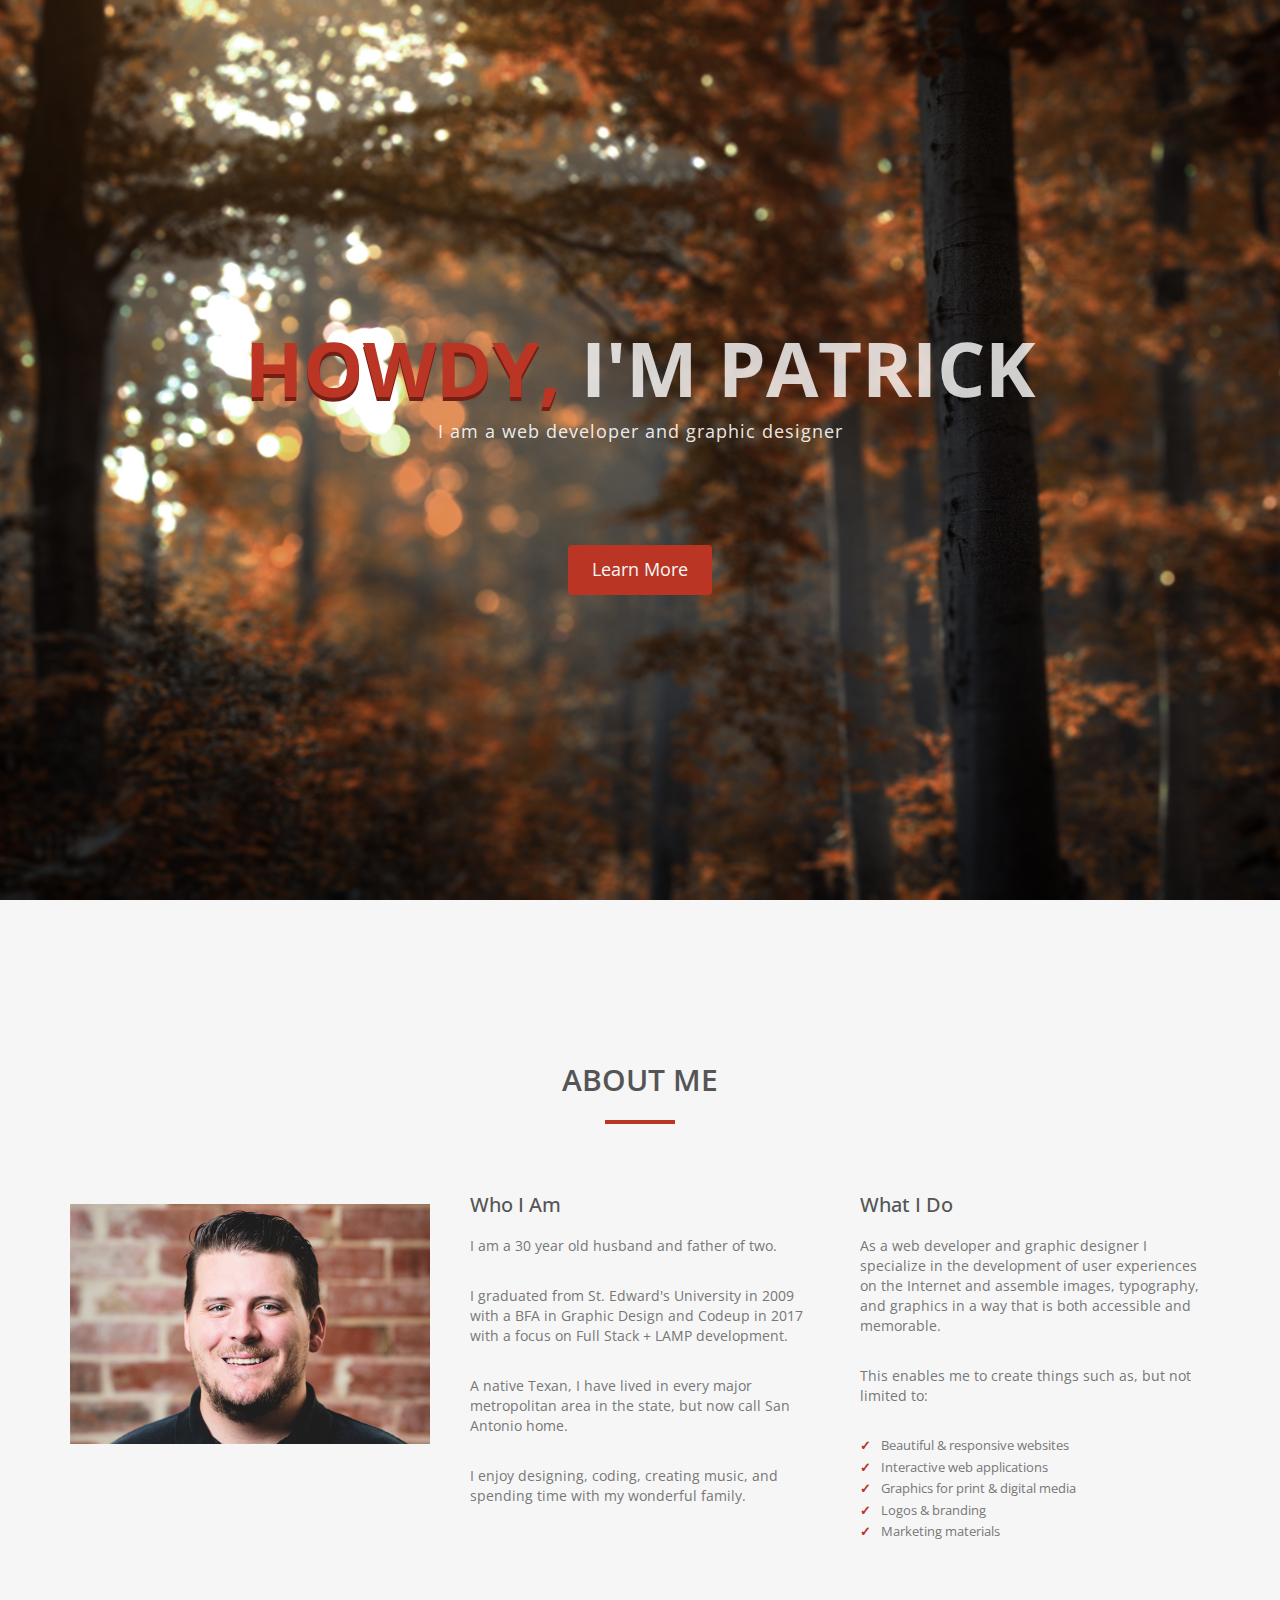
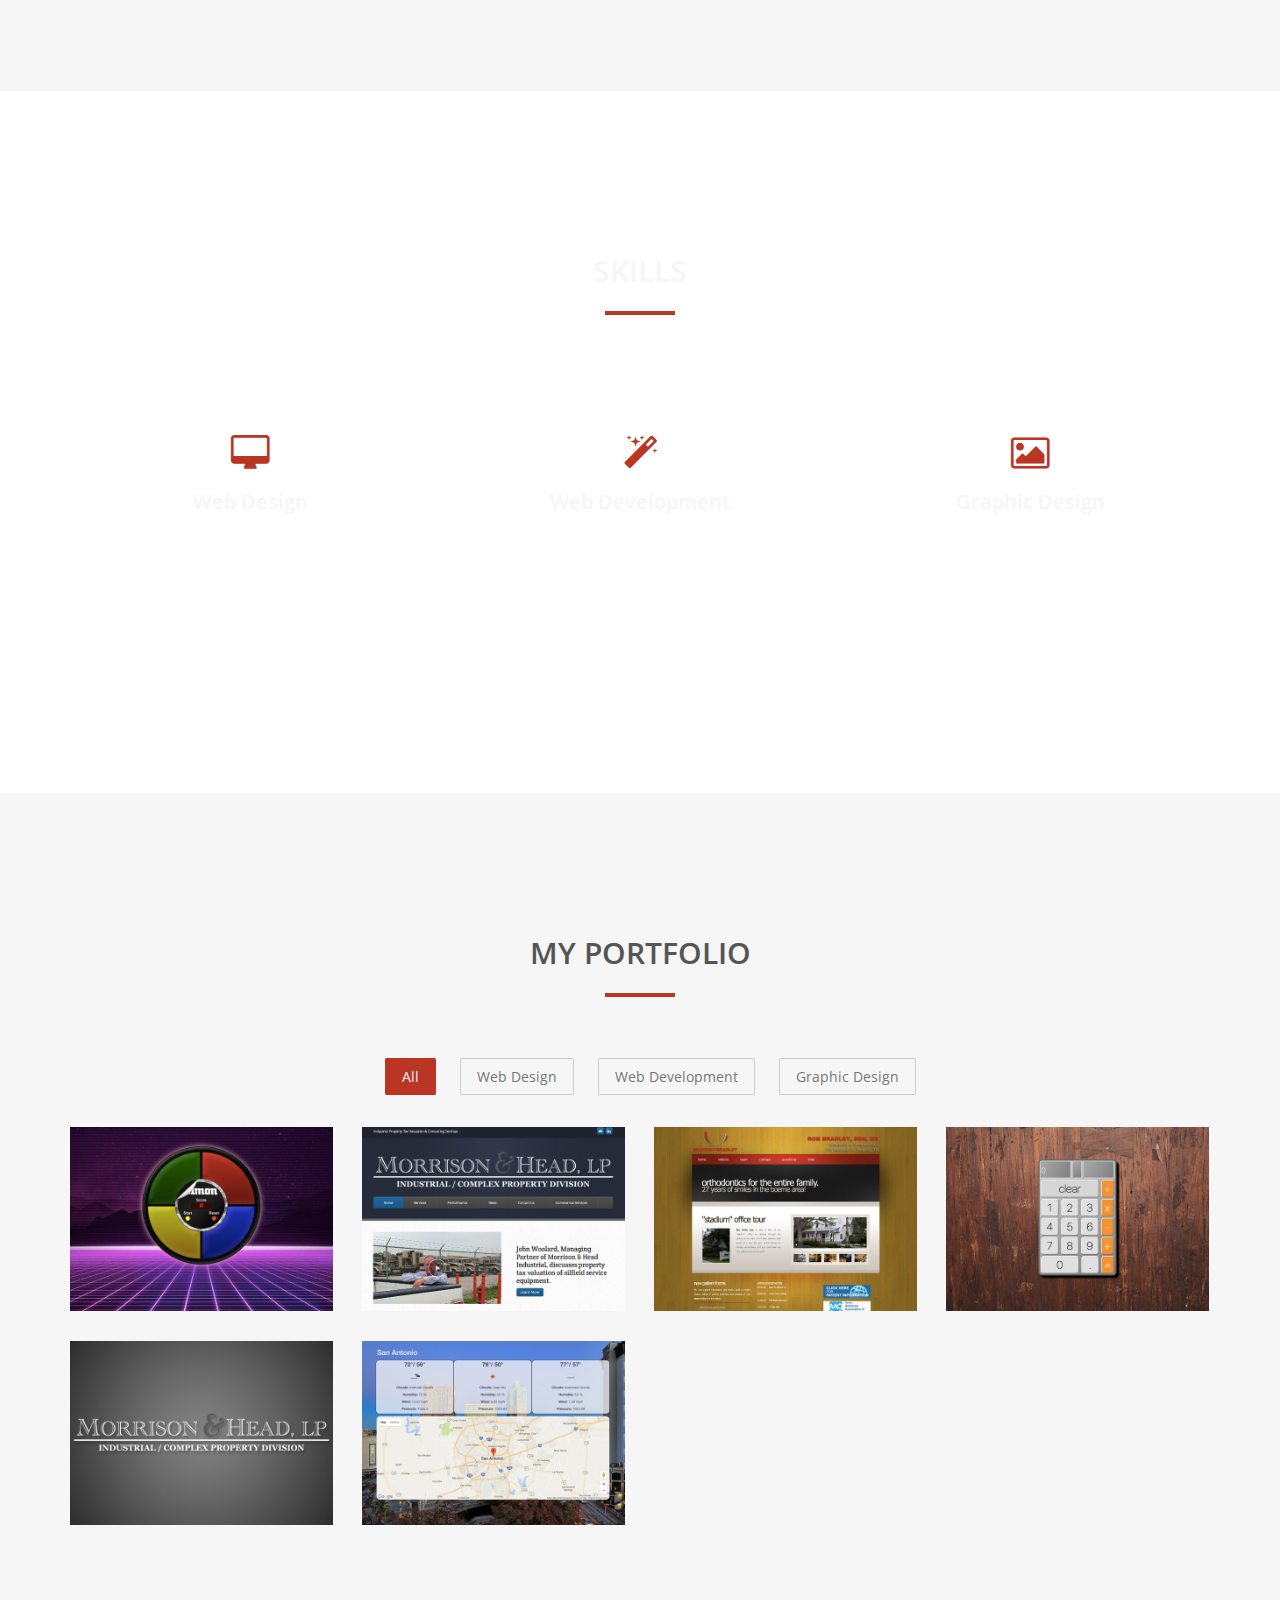
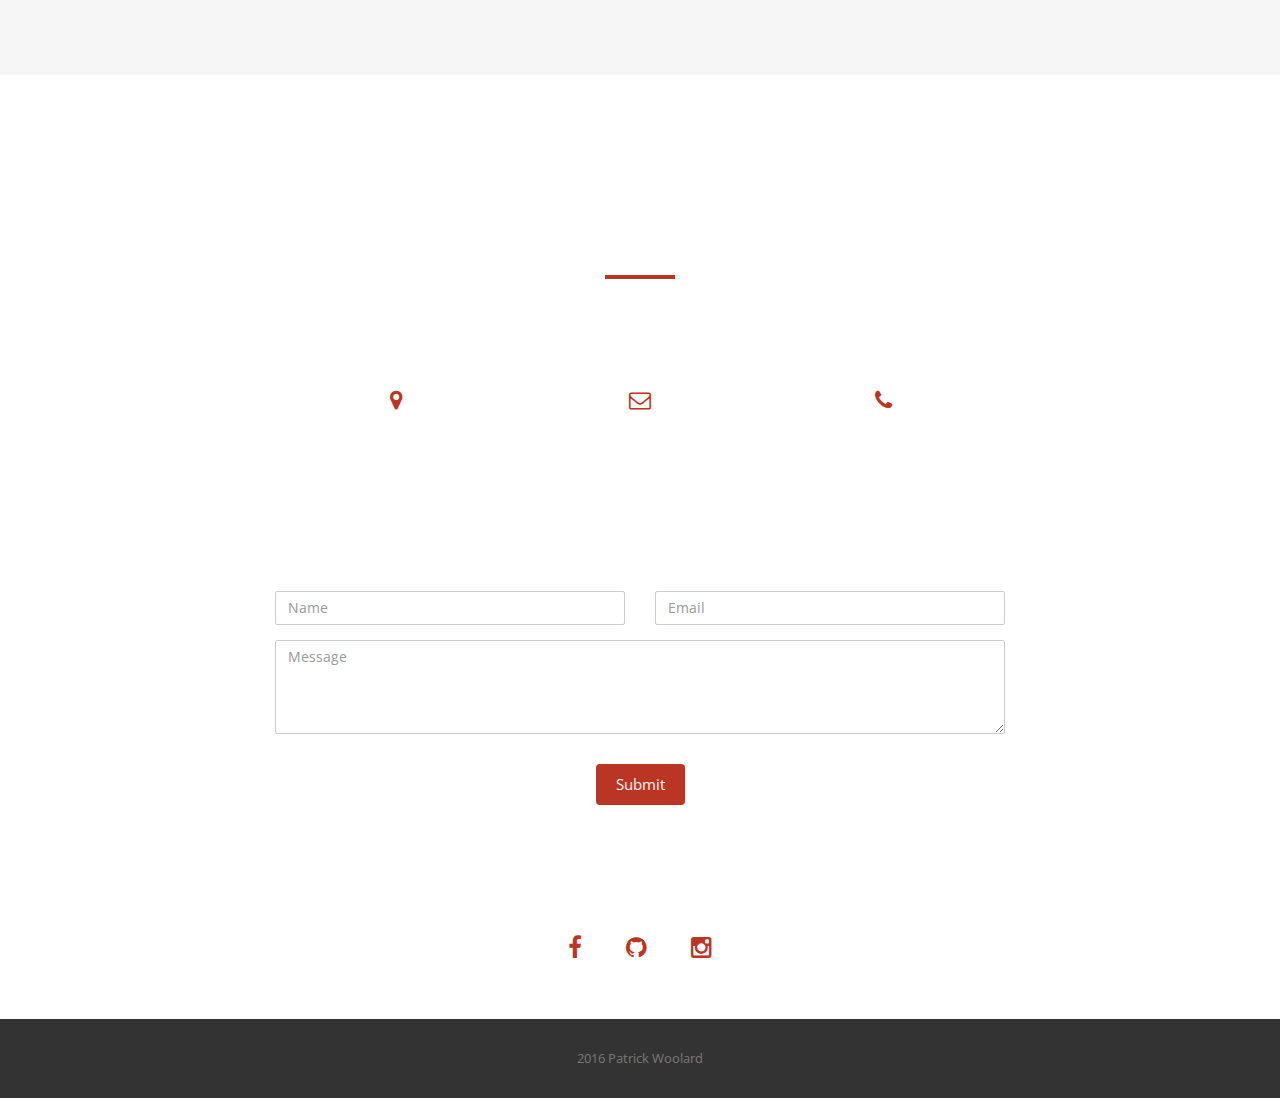
<file: index.html>
<!DOCTYPE html>
<html lang="en">
<head>
    <meta charset="utf-8">
    <meta name="viewport" content="width=device-width, initial-scale=1">
    <title>Patrick Woolard</title>
    <meta name="description" content="Personal site">
    <meta name="author" content="Patrick Woolard">

    <!-- Bootstrap -->
    <link rel="stylesheet" type="text/css"  href="css/bootstrap.css">
    <link rel="stylesheet" type="text/css" href="fonts/font-awesome/css/font-awesome.css">
    <link rel="stylesheet" type="text/css"  href="css/style.css">
    <link rel="stylesheet" type="text/css" href="css/prettyPhoto.css">
    <link href='http://fonts.googleapis.com/css?family=Open+Sans:400,700,800,600,300' rel='stylesheet' type='text/css'>

</head>
<body id="page-top" data-spy="scroll" data-target=".navbar-fixed-top">
<div id="preloader">
    <div id="status"> <img src="img/preloader.gif" height="64" width="64" alt=""> </div>
</div>
<!-- Navigation -->
<nav class="navbar navbar-custom navbar-fixed-top" role="navigation">
    <div class="container">
        <div class="navbar-header">
            <button type="button" class="navbar-toggle" data-toggle="collapse" data-target=".navbar-main-collapse"> <i class="fa fa-bars"></i> </button>
            <a class="navbar-brand page-scroll" href="#page-top"> <i class="fa fa-bolt"></i> Patrick Woolard</a> </div>

        <!-- Collect the nav links, forms, and other content for toggling -->
        <div class="collapse navbar-collapse navbar-right navbar-main-collapse">
            <ul class="nav navbar-nav">
                <!-- Hidden li included to remove active class from about link when scrolled up past about section -->
                <li class="hidden"> <a href="#page-top"></a> </li>
                <li> <a class="page-scroll" href="#about">About</a> </li>
                <li> <a class="page-scroll" href="#services">Skills</a> </li>
                <li> <a class="page-scroll" href="#works">Portfolio</a> </li>
                <li> <a class="page-scroll" href="#contact">Contact</a> </li>
            </ul>
        </div>
        <!-- /.navbar-collapse -->
    </div>
    <!-- /.container -->
</nav>

<!-- Header -->
<div id="intro">
    <div class="intro-body">
        <div class="container">
            <div class="row">
                <div class="col-md-10 col-md-offset-1">
                    <h1><span class="brand-heading">Howdy,</span> I'm Patrick</h1>
                    <p class="intro-text">I am a web developer and graphic designer</p>
                    <a href="#about" class="btn btn-default page-scroll">Learn More</a> </div>
            </div>
        </div>
    </div>
</div>
<!-- About Section -->
<div id="about">
    <div class="container">
        <div class="section-title text-center center">
            <h2>About Me</h2>
            <hr>
        </div>
        <div class="row">
            <div class="col-md-4"><img src="img/patrick.png" class="img-responsive"></div>
            <div class="col-md-4">
                <div class="about-text">
                    <h4>Who I Am</h4>
                    <p>I am a 30 year old husband and father of two.</p>
                    <p>I graduated from St. Edward's University in 2009 with a BFA in Graphic Design and Codeup in 2017 with a focus on Full Stack + LAMP development.</p>
                    <p>A native Texan, I have lived in every major metropolitan area in the state, but now call San Antonio home.</p>
                    <p>I enjoy designing, coding, creating music, and spending time with my wonderful family.</p>
                </div>
            </div>
            <div class="col-md-4">
                <div class="about-text">
                    <h4>What I Do</h4>
                    <p>As a web developer and graphic designer I specialize in the development of user experiences on the Internet and assemble images, typography, and graphics in a way that is both accessible and memorable.</p>
                    <p>This enables me to create things such as, but not limited to:</p>
                    <ul>
                        <li>Beautiful & responsive websites</li>
                        <li>Interactive web applications</li>
                        <li>Graphics for print & digital media</li>
                        <li>Logos & branding</li>
                        <li>Marketing materials </li>
                    </ul>
                </div>
            </div>
        </div>
    </div>
</div>
<div id="services" class="text-center">
    <div class="container">
        <div class="section-title center">
            <h2>Skills</h2>
            <hr>
        </div>
        <div class="space"></div>
        <div class="row">
            <div class="col-md-4 col-sm-6">
                <div class="service"> <i class="fa fa-desktop"></i>
                    <h3>Web Design</h3>
                    <p>Designing beautiful user experiences on the web with tools like HTML/CSS, Bootstrap, and Dreamweaver </p>
                </div>
            </div>
            <div class="col-md-4 col-sm-6">
                <div class="service"> <i class="fa fa-magic"></i>
                    <h3>Web Development</h3>
                    <p>Creating functional and engaging web applications using languages and libraries like Javascript, jQuery, Java, and PHP </p>
                </div>
            </div>
            <div class="col-md-4 col-sm-6">
                <div class="service"><i class="fa fa-picture-o"></i>
                    <h3>Graphic Design</h3>
                    <p>Making effective and memorable designs with software like Photoshop, Illustrator, After Effects, and Cinema 4D </p>
                </div>
            </div>
        </div>
        <div class="space"></div>
    </div>
</div>
<!-- Portfolio Section -->
<div id="works">
    <div class="container"> <!-- Container -->
        <div class="section-title text-center center">
            <h2>My Portfolio</h2>
            <hr>
            <div class="clearfix"></div>
            <p></p>
        </div>
        <div class="categories">
            <ul class="cat">
                <li>
                    <ol class="type">
                        <li><a href="#" data-filter="*" class="active">All</a></li>
                        <li><a href="#" data-filter=".design">Web Design</a></li>
                        <li><a href="#" data-filter=".development">Web Development</a></li>
                        <li><a href="#" data-filter=".graphic">Graphic Design</a></li>
                    </ol>
                </li>
            </ul>
            <div class="clearfix"></div>
        </div>
        <div class="row">
            <div class="portfolio-items">
                <div class="col-xs-6 col-sm-6 col-md-3 col-lg-3 development">
                    <div class="portfolio-item">
                        <div class="hover-bg"> <a href="img/portfolio/simon.jpg" title="&lt;a href=&quot;simon.html&quot;target=&quot;_blank&quot;&gt;Simon Says game built with Javascript, jQuery, HTML/CSS, and Bootstrap&lt;/a&gt;" rel="prettyPhoto">
                            <div class="hover-text">
                                <h4>Simple Simon</h4>
                                <p>Web Development</p>
                            </div>
                            <img src="img/portfolio/simon.jpg" class="img-responsive" alt="Simple Simon"> </a> </div>
                    </div>
                </div>
                <div class="col-xs-6 col-sm-6 col-md-3 col-lg-3 design">
                    <div class="portfolio-item">
                        <div class="hover-bg"> <a href="img/portfolio/mah.jpg" title="&lt;a href=&quot;http://www.mahindustrial.com&quot;target=&quot;_blank&quot;&gt;Early website for Morrison & Head that I designed and built using online tools&lt;/a&gt;" rel="prettyPhoto">
                            <div class="hover-text">
                                <h4>Morrison & Head Website</h4>
                                <p>Web Design</p>
                            </div>
                            <img src="img/portfolio/mah.jpg" class="img-responsive" alt="Morrison & Head"> </a> </div>
                    </div>
                </div>
                <div class="col-xs-6 col-sm-6 col-md-3 col-lg-3 design">
                    <div class="portfolio-item">
                        <div class="hover-bg"> <a href="img/portfolio/bbb.jpg" title="&lt;a href=&quot;http://www.bracesbybradley.com&quot;target=&quot;_blank&quot;&gt;Website for Braces by Bradley that I designed and built using HTML/CSS and jQuery plugins&lt;/a&gt;" rel="prettyPhoto">
                            <div class="hover-text">
                                <h4>Braces by Bradley Website</h4>
                                <p>Web Design</p>
                            </div>
                            <img src="img/portfolio/bbb.jpg" class="img-responsive" alt="Braces by Bradley"> </a> </div>
                    </div>
                </div>
                <div class="col-xs-6 col-sm-6 col-md-3 col-lg-3 development">
                    <div class="portfolio-item">
                        <div class="hover-bg"> <a href="img/portfolio/calculator.jpg" title="&lt;a href=&quot;calculator.html&quot;target=&quot;_blank&quot;&gt;Calculator built with Javascript and HTML/CSS&lt;/a&gt;" rel="prettyPhoto">
                            <div class="hover-text">
                                <h4>Calculator</h4>
                                <p>Web Development</p>
                            </div>
                            <img src="img/portfolio/calculator.jpg" class="img-responsive" alt="Calculator"> </a> </div>
                    </div>
                </div>
                <div class="col-xs-6 col-sm-6 col-md-3 col-lg-3 graphic">
                    <div class="portfolio-item">
                        <div class="hover-bg"> <a href="img/portfolio/mahlogo.jpg" title="Logo for Morrison & Head that I designed for use on their website and  marketing materials" rel="prettyPhoto">
                            <div class="hover-text">
                                <h4>Morrison & Head Logo</h4>
                                <p>Graphic Design</p>
                            </div>
                            <img src="img/portfolio/mahlogo.jpg" class="img-responsive" alt="Morrison & Head Logo"> </a> </div>
                    </div>
                </div>
                <div class="col-xs-6 col-sm-6 col-md-3 col-lg-3 development">
                    <div class="portfolio-item">
                        <div class="hover-bg"> <a href="img/portfolio/weather.jpg" title="&lt;a href=&quot;weather_map.html&quot;target=&quot;_blank&quot;&gt;Interactive weather map built with Javascript, jQuery, HTML/CSS, Google and Flickr APIs&lt;/a&gt;" rel="prettyPhoto">
                            <div class="hover-text">
                                <h4>Weather Map</h4>
                                <p>Web Development</p>
                            </div>
                            <img src="img/portfolio/weather.jpg" class="img-responsive" alt="Interactive Weather Map"> </a> </div>
                    </div>
                </div>
            </div>
        </div>
    </div>
</div>
<!-- Contact Section -->
<div id="contact" class="text-center">
    <div class="container">
        <div class="section-title center">
            <h2>Contact Me</h2>
            <hr>
            <p>Get in touch.</p>
        </div>
        <div class="col-md-8 col-md-offset-2">
            <div class="col-md-4">
                <div class="contact-item"> <i class="fa fa-map-marker fa-2x"></i>
                    <p>130 N. Plant Ave.<br>
                        Boerne, TX 78006</p>
                </div>
            </div>
            <div class="col-md-4">
                <div class="contact-item"> <i class="fa fa-envelope-o fa-2x"></i>
                    <p>patrick.k.woolard@gmail.com</p>
                </div>
            </div>
            <div class="col-md-4">
                <div class="contact-item"> <i class="fa fa-phone fa-2x"></i>
                    <p> 830 688 1538</p>
                </div>
            </div>
            <div class="clearfix"></div>
        </div>
        <div class="col-md-8 col-md-offset-2">
            <h3>Send me a message</h3>
            <form action="https://www.elformo.com/forms/0d2b5998-c028-4062-9f37-85da6872b21e" method="post" accept-charset="UTF-8" name="sentMessage" id="contactForm">
                <div class="row">
                    <div class="col-md-6">
                        <div class="form-group">
                            <input type="text" id="name" class="form-control" placeholder="Name">
                        </div>
                    </div>
                    <div class="col-md-6">
                        <div class="form-group">
                            <input name="email" type="email" id="email" class="form-control" placeholder="Email">
                        </div>
                    </div>
                </div>
                <div class="form-group">
                    <textarea name="comment" id="comment" class="form-control" rows="4" placeholder="Message" ></textarea>
                </div>
                <div id="success"></div>
                <input id="submit" name="submit" type="Submit" class="submit" />
            </form>
            <div class="social">
                <h3>Follow Me</h3>
                <ul>
                    <li><a href="https://www.facebook.com/patrickwoolard"><i class="fa fa-facebook"></i></a></li>
                    <li><a href="https://github.com/paddy-dubz"><i class="fa fa-github"></i></a></li>
                    <li><a href="https://www.instagram.com/s4in7/?hl=en"><i class="fa fa-instagram"></i></a></li>
                </ul>
            </div>
        </div>
    </div>
</div>
<div id="footer">
    <div class="container">
        <p>2016 Patrick Woolard</p>
    </div>
</div>

<!-- jQuery (necessary for Bootstrap's JavaScript plugins) -->
<script type="text/javascript" src="js/jquery.1.11.1.js"></script>
<!-- Include all compiled plugins (below), or include individual files as needed -->
<script type="text/javascript" src="js/bootstrap.js"></script>
<script type="text/javascript" src="js/SmoothScroll.js"></script>
<script type="text/javascript" src="js/jquery.prettyPhoto.js"></script>
<script type="text/javascript" src="js/jquery.isotope.js"></script>
<script type="text/javascript" src="js/jquery.parallax.js"></script>
<script type="text/javascript" src="js/jqBootstrapValidation.js"></script>

<!-- Javascripts
    ================================================== -->
<script type="text/javascript" src="js/main.js"></script>
</body>
</html>
</file>
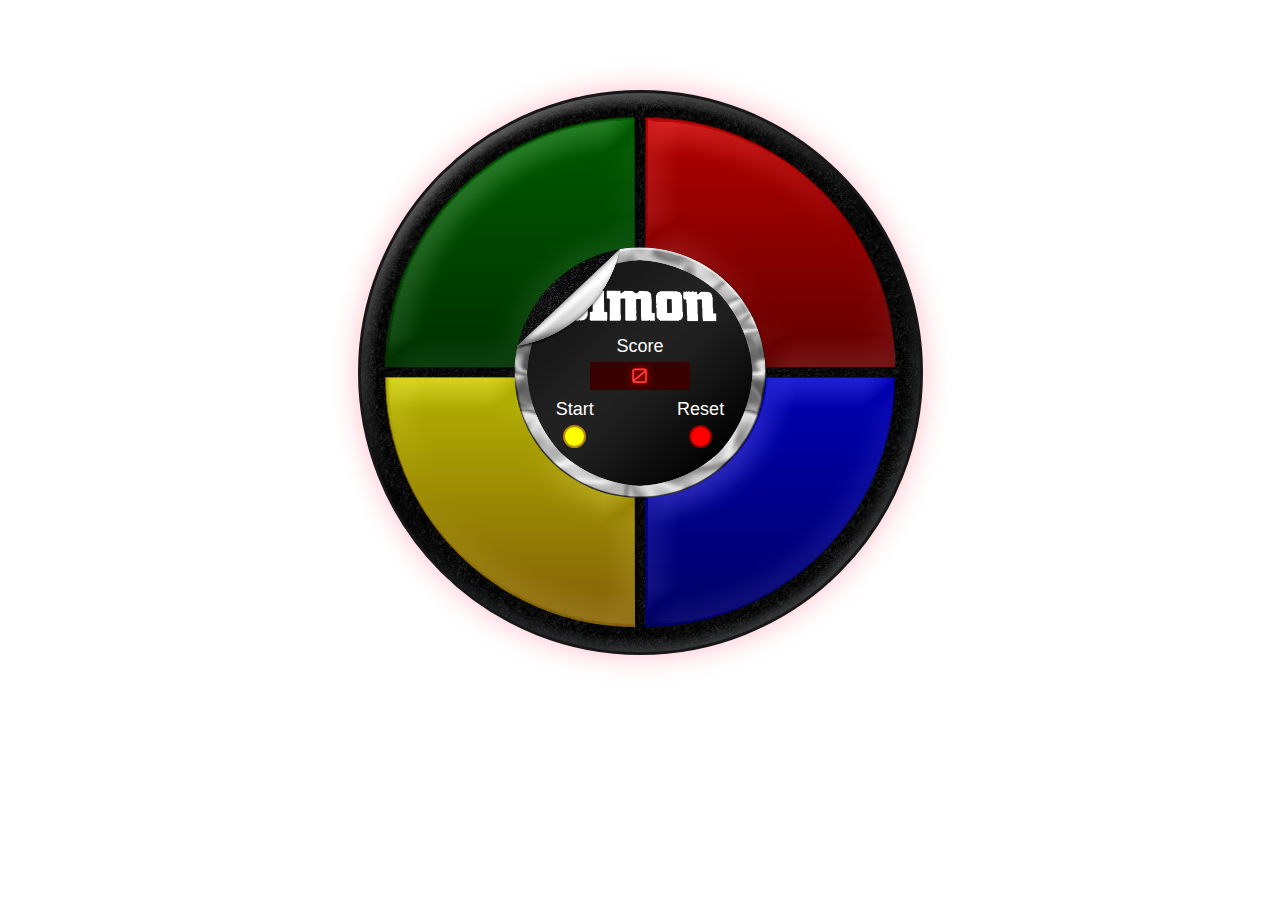
<file: simon.html>
<!DOCTYPE html>
<html lang="en">
<head>
    <meta charset="UTF-8">
    <title>Simple Simon</title>

    <link href="https://maxcdn.bootstrapcdn.com/bootstrap/3.3.7/css/bootstrap.min.css" rel="stylesheet" integrity="sha384-BVYiiSIFeK1dGmJRAkycuHAHRg32OmUcww7on3RYdg4Va+PmSTsz/K68vbdEjh4u" crossorigin="anonymous">
    <link href='https://fonts.googleapis.com/css?family=Orbitron' rel='stylesheet' type='text/css'>
    <link href="css/simon.css" rel="stylesheet">

</head>
<body>

    <div id="board" class="well">
        <button id="0" class="button green"></button>
        <button id="1" class="button red"></button>
        <button id="2" class="button yellow"></button>
        <button id="3" class="button blue"></button>
            <div id="center">
                <h4>Score</h4>
                <span id="screen">0</span>
                    <div id="controls">
                        <div>
                            <h4>Start</h4>
                            <button id="start"></button>
                        </div>
                        <div>
                            <h4>Reset</h4>
                            <button id="reset"></button>
                        </div>
                    </div>
            </div>
    </div>

    <script src="https://ajax.googleapis.com/ajax/libs/jquery/3.1.1/jquery.min.js"></script>
    <script src="js/simon.js"></script>

</body>
</html>
</file>
<file: css/style.css>
body, html {
	font-family: 'Open Sans', sans-serif;
	text-rendering: optimizeLegibility !important;
	-webkit-font-smoothing: antialiased !important;
	color: #777;
	width: 100% !important;
	height: 100% !important;
}
h1 {
	font-weight: 700;
}
h1 strong {
	font-weight: 900;
}
h2 {
	text-transform: uppercase;
	line-height: 20px;
	font-weight: 600;
	margin: 0;
	color: #555;
}
h3 {
	font-size: 16px;
	font-weight: 700;
	color: #555;
}
h4 {
	font-weight: 500;
	color: #555;
}
h5 {
	text-transform: uppercase;
	font-weight: 700;
	line-height: 20px;
}
p {
	font-size: 14px;
}
ul, ol {
	list-style: none;
}
.clearfix:after {
	visibility: hidden;
	display: block;
	font-size: 0;
	content: " ";
	clear: both;
	height: 0;
}
.clearfix {
	display: inline-block;
}
* html .clearfix {
	height: 1%;
}
.clearfix {
	display: block;
}
#preloader {
	position: fixed;
	top: 0;
	left: 0;
	right: 0;
	bottom: 0;
	background: #ddd;
	z-index: 99999;
	height: 100%;
}
#status {
	position: absolute;
	left: 50%;
	top: 50%;
	width: 64px;
	height: 64px;
	margin: -32px 0 0 -32px;
	padding: 0;
}
ul, ol {
	padding: 0;
	webkit-padding: 0;
	moz-padding: 0;
}
hr {
	height: 4px;
	width: 70px;
	text-align: center;
	position: relative;
	background: #BA3523;
	margin: 0 auto;
	margin-bottom: 30px;
	border: 0;
}
/* Navigation */
.navbar-custom {
	padding: 0;
	border-bottom: 0;
	letter-spacing: 1px;
	background: #333;
	text-transform: uppercase;
}
.navbar-custom .navbar-brand {
	font-weight: 600;
}
.navbar-custom .navbar-brand i.fa {
	color: #BA3523;
}

.navbar-custom a {
	color: #fff;
}
.navbar-custom .nav li a {
	-webkit-transition: background .3s ease-in-out;
	-moz-transition: background .3s ease-in-out;
	transition: background .3s ease-in-out;
}
.navbar-custom .nav li a:hover {
	outline: 0;
	color: #BA3523;
	background-color: transparent;
}

/* Home Section */
#intro {
	display: table;
	width: 100%;
	height: auto;
	padding: 100px 0;
	text-align: center;
	color: #fff;
	background: url(../img/hello.jpg) no-repeat center center fixed;
	background-color: #000;
	-webkit-background-size: cover;
	-moz-background-size: cover;
	background-size: cover;
	-o-background-size: cover;
}
#intro .intro-body {
	display: table-cell;
	vertical-align: middle;
}
#intro .intro-body H1 {
	font-size: 76px;
	font-weight: 700;
	color: rgba(255,255,255,0.8);
	text-transform: uppercase;
}
#intro .intro-body .brand-heading {
	color: #BA3523;
	text-shadow: 0 4px #741f15;
}
#intro .intro-body .intro-text {
	font-size: 18px;
}

@media(min-width:768px) {
#intro {
	height: 100%;
	padding: 0;
}
#intro .intro-body .intro-text {
	font-size: 18px;
	letter-spacing: 1px;
	margin-bottom: 100px;
	color: rgba(255,255,255,0.9);
}
}
.btn-default {
	color: #f6f6f6;
	background: #BA3523;
	border: 0;
	padding: 12px 24px;
	margin: 0 8px;
	font-size: 18px;
	transition: all 0.5s;
}
.btn-default:hover, .btn-default:focus, .btn-default.focus, .btn-default:active, .btn-default.active {
	color: #f6f6f6;
	background-color: #741f15;
}
.section-title.center {
	padding: 30px 0;
}
.section-title h2, .section-title.center h2 {
	margin-bottom: 30px;
}
/* About Section */
#about {
	padding: 140px 0;
	background: #f6f6f6;
}
#about .about-text {
	margin-left: 10px;
}
#about H4 {
	font-size: 20px;
}
#about li {
	margin-bottom: 3px;
	list-style: none;
	padding: 0;
	font-size: 13px;
}
#about li:before {
	content: "✓";
	font-weight: 600;
	padding-right: 10px;
	color: #BA3523;
}
#about img {
	margin-top: 20px;
}
#about p {
	margin-top: 20px;
	margin-bottom: 30px;
}
/* Services Section */
#services {
	padding: 140px 0;
	background: url(../img/design.jpg);
	background-size: cover;
	background-attachment: fixed;
}
#services .service {
	padding: 20px 10px;
}
#services h2 {
	color: #f6f6f6;
}
#services h3 {
	font-size: 20px;
	font-weight: 600;
	color: #f6f6f6;
}
#services p {
	color: rgba(255,255,255,0.7);
}
.space {
	margin-top: 40px;
}
#services i.fa {
	font-size: 36px;
	color: #BA3523;
	transition: all 0.5s;
}
/* Gallery Section */
#works {
	padding: 120px 0;
	background: #f6f6f6;
}
.categories {
	padding-bottom: 30px;
	text-align: center;
}
ul.cat li {
	display: inline-block;
}
ol.type li {
	display: inline-block;
	margin-left: 20px;
}
ol.type li a {
	color: #777;
	padding: 8px 16px;
	border: 1px solid #ccc;
	border-radius: 2px;
}
ol.type li a.active {
	color: #f6f6f6;
	border: 1px solid #BA3523;
	background: #BA3523;
}
ol.type li a:hover {
	color: #f6f6f6;
	border: 1px solid #BA3523;
	background: #BA3523;
}
.isotope-item {
	z-index: 2
}
.isotope-hidden.isotope-item {
	z-index: 1
}
.isotope, .isotope .isotope-item {
	/* change duration value to whatever you like */
	-webkit-transition-duration: 0.8s;
	-moz-transition-duration: 0.8s;
	transition-duration: 0.8s;
}
.isotope-item {
	margin-right: -1px;
	-webkit-backface-visibility: hidden;
	backface-visibility: hidden;
}
.isotope {
	-webkit-backface-visibility: hidden;
	backface-visibility: hidden;
	-webkit-transition-property: height, width;
	-moz-transition-property: height, width;
	transition-property: height, width;
}
.isotope .isotope-item {
	-webkit-backface-visibility: hidden;
	backface-visibility: hidden;
	-webkit-transition-property: -webkit-transform, opacity;
	-moz-transition-property: -moz-transform, opacity;
	transition-property: transform, opacity;
}
.portfolio-item {
	margin-bottom: 30px;
}
.portfolio-item .hover-bg {
	max-height: 190px;
	overflow: hidden;
	position: relative;
}
.hover-bg .hover-text {
	position: absolute;
	text-align: center;
	margin: 0 auto;
	color: rgba(255,255,255,0.6);
	background: rgba(0, 0, 0, 0.66);
	padding: 25% 0;
	height: 100%;
	width: 100%;
	opacity: 0;
	transition: all 0.5s;
}
.hover-bg .hover-text>h4 {
	opacity: 0;
	-webkit-transform: translateY(100%);
	transform: translateY(100%);
	transition: all 0.3s;
	color: #f6f6f6;
}
.hover-bg:hover .hover-text>h4 {
	opacity: 1;
	-webkit-backface-visibility: hidden;
	-webkit-transform: translateY(0);
	transform: translateY(0);
}
.hover-bg .hover-text>p {
	opacity: 0;
	-webkit-transform: translateY(100%);
	transform: translateY(100%);
	transition: all 0.3s;
}
.hover-bg:hover .hover-text>p {
	opacity: 1;
	-webkit-backface-visibility: hidden;
	-webkit-transform: translateY(0);
	transform: translateY(0);
}
.hover-bg .hover-text>i {
	opacity: 0;
	-webkit-transform: translateY(0);
	transform: translateY(0);
	transition: all 0.3s;
}
.hover-bg:hover .hover-text>i {
	opacity: 1;
	-webkit-backface-visibility: hidden;
	-webkit-transform: translateY(100%);
	transform: translateY(100%);
}
.hover-bg:hover .hover-text {
	opacity: 1;
}
/* Contact Section */
#contact {
	padding: 120px 0 40px 0;
	background: url(../img/contact.jpg);
	background-size: cover;
	background-attachment: fixed;
}
#contact .contact-item {
	padding: 10px;
	margin: 10px;
	height: 100px;
	border-radius: 4px;
}
#contact h3 {
	font-size: 20px;
	font-weight: 400;
	margin-top: 40px;
	color: #fff;
}
#contact p {
	color: #fff;
}
#contact h2 {
	color: #fff;
}
#contact form {
	padding: 30px 0;
}
#contact i.fa {
	font-size: 22px;
	color: #BA3523;
	margin-bottom: 10px;
}
#contact .text-danger {
	color: #BA3523;
	text-align: left;
}
label {
	font-size: 12px;
	font-weight: 400;
	font-family: 'Open Sans', sans-serif;
	float: left;
}
#contact .form-control {
	display: block;
	width: 100%;
	padding: 6px 12px;
	font-size: 14px;
	line-height: 1.42857143;
	color: #555;
	background-color: #fff;
	background-image: none;
	border: 1px solid #ccc;
	border-radius: 2px;
	-webkit-box-shadow: none;
	box-shadow: none;
	-webkit-transition: none;
	-o-transition: none;
	transition: none;
}
#contact .form-control:focus {
	border-color: inherit;
	outline: 0;
	-webkit-box-shadow: transparent;
	box-shadow: transparent;
}

#contact .submit {
	background: #BA3523;
	border: 0;
	border-radius: 4px;
	padding: 10px 20px;
	color: #f6f6f6;
	margin-top: 15px;
	font-size: 15px;
}
#contact .submit:hover, #contact .submit:focus {
	color: #f6f6f6;
	background: #741f15;
}
.btn:active, .btn.active {
	background-image: none;
	outline: 0;
	-webkit-box-shadow: none;
	box-shadow: none;
}
a:focus, .btn:focus, .btn:active:focus, .btn.active:focus, .btn.focus, .btn:active.focus, .btn.active.focus {
	outline: none;
	outline-offset: none;
}
#contact .social ul {
	margin-top: 30px;
}
#contact .social ul li {
	display: inline-block;
	margin: 0 20px;
}
#contact .social i.fa {
	font-size: 24px;
	padding-top: 8px;
	color: #BA3523;
	border-radius: 4px;
	transition: all 0.3s;
}
#contact .social i.fa:hover {
	color: #741f15;
}
/* Footer Section*/
#footer {
	background: #333;
	color: #777;
	padding: 20px 0;
	text-align: center;
}
#footer p {
	font-size: 13px;
	margin-top: 10px;
}

@media (max-width: 768px) {
.hover-bg .hover-text {
	padding: 20%;
}
}

@media (max-width: 640px) {
#intro .intro-body H1 {
	font-size: 5em;
}
}

@media (max-width: 550px) {
	ol.type li  {
		margin-left: 2px;
	}
}

@media (max-width: 550px) {
	ol.type li a {
		font-size: 12px;
		padding: 2px 4px;
	}
}
</file>
<file: css/prettyPhoto.css>
div.pp_default .pp_top,div.pp_default .pp_top .pp_middle,div.pp_default .pp_top .pp_left,div.pp_default .pp_top .pp_right,div.pp_default .pp_bottom,div.pp_default .pp_bottom .pp_left,div.pp_default .pp_bottom .pp_middle,div.pp_default .pp_bottom .pp_right{height:13px}
div.pp_default .pp_top .pp_left{background:url(../img/prettyPhoto/default/sprite.png) -78px -93px no-repeat}
div.pp_default .pp_top .pp_middle{background:url(../img/prettyPhoto/default/sprite_x.png) top left repeat-x}
div.pp_default .pp_top .pp_right{background:url(../img/prettyPhoto/default/sprite.png) -112px -93px no-repeat}
div.pp_default .pp_content .ppt{color:#f8f8f8}
div.pp_default .pp_content_container .pp_left{background:url(../img/prettyPhoto/default/sprite_y.png) -7px 0 repeat-y;padding-left:13px}
div.pp_default .pp_content_container .pp_right{background:url(../img/prettyPhoto/default/sprite_y.png) top right repeat-y;padding-right:13px}
div.pp_default .pp_next:hover{background:url(../img/prettyPhoto/default/sprite_next.png) center right no-repeat;cursor:pointer}
div.pp_default .pp_previous:hover{background:url(../img/prettyPhoto/default/sprite_prev.png) center left no-repeat;cursor:pointer}
div.pp_default .pp_expand{background:url(../img/prettyPhoto/default/sprite.png) 0 -29px no-repeat;cursor:pointer;width:28px;height:28px}
div.pp_default .pp_expand:hover{background:url(../img/prettyPhoto/default/sprite.png) 0 -56px no-repeat;cursor:pointer}
div.pp_default .pp_contract{background:url(../img/prettyPhoto/default/sprite.png) 0 -84px no-repeat;cursor:pointer;width:28px;height:28px}
div.pp_default .pp_contract:hover{background:url(../img/prettyPhoto/default/sprite.png) 0 -113px no-repeat;cursor:pointer}
div.pp_default .pp_close{width:30px;height:30px;background:url(../img/prettyPhoto/default/sprite.png) 2px 1px no-repeat;cursor:pointer}
div.pp_default .pp_gallery ul li a{background:url(../img/prettyPhoto/default/default_thumb.png) center center #f8f8f8;border:1px solid #aaa}
div.pp_default .pp_social{margin-top:7px}
div.pp_default .pp_gallery a.pp_arrow_previous,div.pp_default .pp_gallery a.pp_arrow_next{position:static;left:auto}
div.pp_default .pp_nav .pp_play,div.pp_default .pp_nav .pp_pause{background:url(../img/prettyPhoto/default/sprite.png) -51px 1px no-repeat;height:30px;width:30px}
div.pp_default .pp_nav .pp_pause{background-position:-51px -29px}
div.pp_default a.pp_arrow_previous,div.pp_default a.pp_arrow_next{background:url(../img/prettyPhoto/default/sprite.png) -31px -3px no-repeat;height:20px;width:20px;margin:4px 0 0}
div.pp_default a.pp_arrow_next{left:52px;background-position:-82px -3px}
div.pp_default .pp_content_container .pp_details{margin-top:5px}
div.pp_default .pp_nav{clear:none;height:30px;width:110px;position:relative}
div.pp_default .pp_nav .currentTextHolder{font-family:Georgia;font-style:italic;color:#999;font-size:11px;left:75px;line-height:25px;position:absolute;top:2px;margin:0;padding:0 0 0 10px}
div.pp_default .pp_close:hover,div.pp_default .pp_nav .pp_play:hover,div.pp_default .pp_nav .pp_pause:hover,div.pp_default .pp_arrow_next:hover,div.pp_default .pp_arrow_previous:hover{opacity:0.7}
div.pp_default .pp_description{font-size:13px;font-weight:500;line-height:14px;margin:5px 50px 5px 0}
div.pp_default .pp_bottom .pp_left{background:url(../img/prettyPhoto/default/sprite.png) -78px -127px no-repeat}
div.pp_default .pp_bottom .pp_middle{background:url(../img/prettyPhoto/default/sprite_x.png) bottom left repeat-x}
div.pp_default .pp_bottom .pp_right{background:url(../img/prettyPhoto/default/sprite.png) -112px -127px no-repeat}
div.pp_default .pp_loaderIcon{background:url(../img/prettyPhoto/default/loader.gif) center center no-repeat}
div.light_rounded .pp_top .pp_left{background:url(../img/prettyPhoto/light_rounded/sprite.png) -88px -53px no-repeat}
div.light_rounded .pp_top .pp_right{background:url(../img/prettyPhoto/light_rounded/sprite.png) -110px -53px no-repeat}
div.light_rounded .pp_next:hover{background:url(../img/prettyPhoto/light_rounded/btnNext.png) center right no-repeat;cursor:pointer}
div.light_rounded .pp_previous:hover{background:url(../img/prettyPhoto/light_rounded/btnPrevious.png) center left no-repeat;cursor:pointer}
div.light_rounded .pp_expand{background:url(../img/prettyPhoto/light_rounded/sprite.png) -31px -26px no-repeat;cursor:pointer}
div.light_rounded .pp_expand:hover{background:url(../img/prettyPhoto/light_rounded/sprite.png) -31px -47px no-repeat;cursor:pointer}
div.light_rounded .pp_contract{background:url(../img/prettyPhoto/light_rounded/sprite.png) 0 -26px no-repeat;cursor:pointer}
div.light_rounded .pp_contract:hover{background:url(../img/prettyPhoto/light_rounded/sprite.png) 0 -47px no-repeat;cursor:pointer}
div.light_rounded .pp_close{width:75px;height:22px;background:url(../img/prettyPhoto/light_rounded/sprite.png) -1px -1px no-repeat;cursor:pointer}
div.light_rounded .pp_nav .pp_play{background:url(../img/prettyPhoto/light_rounded/sprite.png) -1px -100px no-repeat;height:15px;width:14px}
div.light_rounded .pp_nav .pp_pause{background:url(../img/prettyPhoto/light_rounded/sprite.png) -24px -100px no-repeat;height:15px;width:14px}
div.light_rounded .pp_arrow_previous{background:url(../img/prettyPhoto/light_rounded/sprite.png) 0 -71px no-repeat}
div.light_rounded .pp_arrow_next{background:url(../img/prettyPhoto/light_rounded/sprite.png) -22px -71px no-repeat}
div.light_rounded .pp_bottom .pp_left{background:url(../img/prettyPhoto/light_rounded/sprite.png) -88px -80px no-repeat}
div.light_rounded .pp_bottom .pp_right{background:url(../img/prettyPhoto/light_rounded/sprite.png) -110px -80px no-repeat}
div.dark_rounded .pp_top .pp_left{background:url(../img/prettyPhoto/dark_rounded/sprite.png) -88px -53px no-repeat}
div.dark_rounded .pp_top .pp_right{background:url(../img/prettyPhoto/dark_rounded/sprite.png) -110px -53px no-repeat}
div.dark_rounded .pp_content_container .pp_left{background:url(../img/prettyPhoto/dark_rounded/contentPattern.png) top left repeat-y}
div.dark_rounded .pp_content_container .pp_right{background:url(../img/prettyPhoto/dark_rounded/contentPattern.png) top right repeat-y}
div.dark_rounded .pp_next:hover{background:url(../img/prettyPhoto/dark_rounded/btnNext.png) center right no-repeat;cursor:pointer}
div.dark_rounded .pp_previous:hover{background:url(../img/prettyPhoto/dark_rounded/btnPrevious.png) center left no-repeat;cursor:pointer}
div.dark_rounded .pp_expand{background:url(../img/prettyPhoto/dark_rounded/sprite.png) -31px -26px no-repeat;cursor:pointer}
div.dark_rounded .pp_expand:hover{background:url(../img/prettyPhoto/dark_rounded/sprite.png) -31px -47px no-repeat;cursor:pointer}
div.dark_rounded .pp_contract{background:url(../img/prettyPhoto/dark_rounded/sprite.png) 0 -26px no-repeat;cursor:pointer}
div.dark_rounded .pp_contract:hover{background:url(../img/prettyPhoto/dark_rounded/sprite.png) 0 -47px no-repeat;cursor:pointer}
div.dark_rounded .pp_close{width:75px;height:22px;background:url(../img/prettyPhoto/dark_rounded/sprite.png) -1px -1px no-repeat;cursor:pointer}
div.dark_rounded .pp_description{margin-right:85px;color:#fff}
div.dark_rounded .pp_nav .pp_play{background:url(../img/prettyPhoto/dark_rounded/sprite.png) -1px -100px no-repeat;height:15px;width:14px}
div.dark_rounded .pp_nav .pp_pause{background:url(../img/prettyPhoto/dark_rounded/sprite.png) -24px -100px no-repeat;height:15px;width:14px}
div.dark_rounded .pp_arrow_previous{background:url(../img/prettyPhoto/dark_rounded/sprite.png) 0 -71px no-repeat}
div.dark_rounded .pp_arrow_next{background:url(../img/prettyPhoto/dark_rounded/sprite.png) -22px -71px no-repeat}
div.dark_rounded .pp_bottom .pp_left{background:url(../img/prettyPhoto/dark_rounded/sprite.png) -88px -80px no-repeat}
div.dark_rounded .pp_bottom .pp_right{background:url(../img/prettyPhoto/dark_rounded/sprite.png) -110px -80px no-repeat}
div.dark_rounded .pp_loaderIcon{background:url(../img/prettyPhoto/dark_rounded/loader.gif) center center no-repeat}
div.dark_square .pp_left,div.dark_square .pp_middle,div.dark_square .pp_right,div.dark_square .pp_content{background:#000}
div.dark_square .pp_description{color:#fff;margin:0 85px 0 0}
div.dark_square .pp_loaderIcon{background:url(../img/prettyPhoto/dark_square/loader.gif) center center no-repeat}
div.dark_square .pp_expand{background:url(../img/prettyPhoto/dark_square/sprite.png) -31px -26px no-repeat;cursor:pointer}
div.dark_square .pp_expand:hover{background:url(../img/prettyPhoto/dark_square/sprite.png) -31px -47px no-repeat;cursor:pointer}
div.dark_square .pp_contract{background:url(../img/prettyPhoto/dark_square/sprite.png) 0 -26px no-repeat;cursor:pointer}
div.dark_square .pp_contract:hover{background:url(../img/prettyPhoto/dark_square/sprite.png) 0 -47px no-repeat;cursor:pointer}
div.dark_square .pp_close{width:75px;height:22px;background:url(../img/prettyPhoto/dark_square/sprite.png) -1px -1px no-repeat;cursor:pointer}
div.dark_square .pp_nav{clear:none}
div.dark_square .pp_nav .pp_play{background:url(../img/prettyPhoto/dark_square/sprite.png) -1px -100px no-repeat;height:15px;width:14px}
div.dark_square .pp_nav .pp_pause{background:url(../img/prettyPhoto/dark_square/sprite.png) -24px -100px no-repeat;height:15px;width:14px}
div.dark_square .pp_arrow_previous{background:url(../img/prettyPhoto/dark_square/sprite.png) 0 -71px no-repeat}
div.dark_square .pp_arrow_next{background:url(../img/prettyPhoto/dark_square/sprite.png) -22px -71px no-repeat}
div.dark_square .pp_next:hover{background:url(../img/prettyPhoto/dark_square/btnNext.png) center right no-repeat;cursor:pointer}
div.dark_square .pp_previous:hover{background:url(../img/prettyPhoto/dark_square/btnPrevious.png) center left no-repeat;cursor:pointer}
div.light_square .pp_expand{background:url(../img/prettyPhoto/light_square/sprite.png) -31px -26px no-repeat;cursor:pointer}
div.light_square .pp_expand:hover{background:url(../img/prettyPhoto/light_square/sprite.png) -31px -47px no-repeat;cursor:pointer}
div.light_square .pp_contract{background:url(../img/prettyPhoto/light_square/sprite.png) 0 -26px no-repeat;cursor:pointer}
div.light_square .pp_contract:hover{background:url(../img/prettyPhoto/light_square/sprite.png) 0 -47px no-repeat;cursor:pointer}
div.light_square .pp_close{width:75px;height:22px;background:url(../img/prettyPhoto/light_square/sprite.png) -1px -1px no-repeat;cursor:pointer}
div.light_square .pp_nav .pp_play{background:url(../img/prettyPhoto/light_square/sprite.png) -1px -100px no-repeat;height:15px;width:14px}
div.light_square .pp_nav .pp_pause{background:url(../img/prettyPhoto/light_square/sprite.png) -24px -100px no-repeat;height:15px;width:14px}
div.light_square .pp_arrow_previous{background:url(../img/prettyPhoto/light_square/sprite.png) 0 -71px no-repeat}
div.light_square .pp_arrow_next{background:url(../img/prettyPhoto/light_square/sprite.png) -22px -71px no-repeat}
div.light_square .pp_next:hover{background:url(../img/prettyPhoto/light_square/btnNext.png) center right no-repeat;cursor:pointer}
div.light_square .pp_previous:hover{background:url(../img/prettyPhoto/light_square/btnPrevious.png) center left no-repeat;cursor:pointer}
div.facebook .pp_top .pp_left{background:url(../img/prettyPhoto/facebook/sprite.png) -88px -53px no-repeat}
div.facebook .pp_top .pp_middle{background:url(../img/prettyPhoto/facebook/contentPatternTop.png) top left repeat-x}
div.facebook .pp_top .pp_right{background:url(../img/prettyPhoto/facebook/sprite.png) -110px -53px no-repeat}
div.facebook .pp_content_container .pp_left{background:url(../img/prettyPhoto/facebook/contentPatternLeft.png) top left repeat-y}
div.facebook .pp_content_container .pp_right{background:url(../img/prettyPhoto/facebook/contentPatternRight.png) top right repeat-y}
div.facebook .pp_expand{background:url(../img/prettyPhoto/facebook/sprite.png) -31px -26px no-repeat;cursor:pointer}
div.facebook .pp_expand:hover{background:url(../img/prettyPhoto/facebook/sprite.png) -31px -47px no-repeat;cursor:pointer}
div.facebook .pp_contract{background:url(../img/prettyPhoto/facebook/sprite.png) 0 -26px no-repeat;cursor:pointer}
div.facebook .pp_contract:hover{background:url(../img/prettyPhoto/facebook/sprite.png) 0 -47px no-repeat;cursor:pointer}
div.facebook .pp_close{width:22px;height:22px;background:url(../img/prettyPhoto/facebook/sprite.png) -1px -1px no-repeat;cursor:pointer}
div.facebook .pp_description{margin:0 37px 0 0}
div.facebook .pp_loaderIcon{background:url(../img/prettyPhoto/facebook/loader.gif) center center no-repeat}
div.facebook .pp_arrow_previous{background:url(../img/prettyPhoto/facebook/sprite.png) 0 -71px no-repeat;height:22px;margin-top:0;width:22px}
div.facebook .pp_arrow_previous.disabled{background-position:0 -96px;cursor:default}
div.facebook .pp_arrow_next{background:url(../img/prettyPhoto/facebook/sprite.png) -32px -71px no-repeat;height:22px;margin-top:0;width:22px}
div.facebook .pp_arrow_next.disabled{background-position:-32px -96px;cursor:default}
div.facebook .pp_nav{margin-top:0}
div.facebook .pp_nav p{font-size:15px;padding:0 3px 0 4px}
div.facebook .pp_nav .pp_play{background:url(../img/prettyPhoto/facebook/sprite.png) -1px -123px no-repeat;height:22px;width:22px}
div.facebook .pp_nav .pp_pause{background:url(../img/prettyPhoto/facebook/sprite.png) -32px -123px no-repeat;height:22px;width:22px}
div.facebook .pp_next:hover{background:url(../img/prettyPhoto/facebook/btnNext.png) center right no-repeat;cursor:pointer}
div.facebook .pp_previous:hover{background:url(../img/prettyPhoto/facebook/btnPrevious.png) center left no-repeat;cursor:pointer}
div.facebook .pp_bottom .pp_left{background:url(../img/prettyPhoto/facebook/sprite.png) -88px -80px no-repeat}
div.facebook .pp_bottom .pp_middle{background:url(../img/prettyPhoto/facebook/contentPatternBottom.png) top left repeat-x}
div.facebook .pp_bottom .pp_right{background:url(../img/prettyPhoto/facebook/sprite.png) -110px -80px no-repeat}
div.pp_pic_holder a:focus{outline:none}
div.pp_overlay{background:#000;display:none;left:0;position:absolute;top:0;width:100%;z-index:9500}
div.pp_pic_holder{display:none;position:absolute;width:100px;z-index:10000}
.pp_content{height:40px;min-width:40px}
* html .pp_content{width:40px}
.pp_content_container{position:relative;text-align:left;width:100%}
.pp_content_container .pp_left{padding-left:20px}
.pp_content_container .pp_right{padding-right:20px}
.pp_content_container .pp_details{float:left;margin:10px 0 2px}
.pp_description{display:none;margin:0}
.pp_social{float:left;margin:0}
.pp_social .facebook{float:left;margin-left:5px;width:55px;overflow:hidden}
.pp_social .twitter{float:left}
.pp_nav{clear:right;float:left;margin:3px 10px 0 0}
.pp_nav p{float:left;white-space:nowrap;margin:2px 4px}
.pp_nav .pp_play,.pp_nav .pp_pause{float:left;margin-right:4px;text-indent:-10000px}
a.pp_arrow_previous,a.pp_arrow_next{display:block;float:left;height:15px;margin-top:3px;overflow:hidden;text-indent:-10000px;width:14px}
.pp_hoverContainer{position:absolute;top:0;width:100%;z-index:2000}
.pp_gallery{display:none;left:50%;margin-top:-50px;position:absolute;z-index:10000}
.pp_gallery div{float:left;overflow:hidden;position:relative}
.pp_gallery ul{float:left;height:35px;position:relative;white-space:nowrap;margin:0 0 0 5px;padding:0}
.pp_gallery ul a{border:1px rgba(0,0,0,0.5) solid;display:block;float:left;height:33px;overflow:hidden}
.pp_gallery ul a img{border:0}
.pp_gallery li{display:block;float:left;margin:0 5px 0 0;padding:0}
.pp_gallery li.default a{background:url(../img/prettyPhoto/facebook/default_thumbnail.gif) 0 0 no-repeat;display:block;height:33px;width:50px}
.pp_gallery .pp_arrow_previous,.pp_gallery .pp_arrow_next{margin-top:7px!important}
a.pp_next{background:url(../img/prettyPhoto/light_rounded/btnNext.png) 10000px 10000px no-repeat;display:block;float:right;height:100%;text-indent:-10000px;width:49%}
a.pp_previous{background:url(../img/prettyPhoto/light_rounded/btnNext.png) 10000px 10000px no-repeat;display:block;float:left;height:100%;text-indent:-10000px;width:49%}
a.pp_expand,a.pp_contract{cursor:pointer;display:none;height:20px;position:absolute;right:30px;text-indent:-10000px;top:10px;width:20px;z-index:20000}
a.pp_close{position:absolute;right:0;top:0;display:block;line-height:22px;text-indent:-10000px}
.pp_loaderIcon{display:block;height:24px;left:50%;position:absolute;top:50%;width:24px;margin:-12px 0 0 -12px}
#pp_full_res{line-height:1!important}
#pp_full_res .pp_inline{text-align:left}
#pp_full_res .pp_inline p{margin:0 0 15px}
div.ppt{color:#fff;display:none;font-size:17px;z-index:9999;margin:0 0 5px 15px}
div.pp_default .pp_content,div.light_rounded .pp_content{background-color:#fff}
div.pp_default #pp_full_res .pp_inline,div.light_rounded .pp_content .ppt,div.light_rounded #pp_full_res .pp_inline,div.light_square .pp_content .ppt,div.light_square #pp_full_res .pp_inline,div.facebook .pp_content .ppt,div.facebook #pp_full_res .pp_inline{color:#000}
div.pp_default .pp_gallery ul li a:hover,div.pp_default .pp_gallery ul li.selected a,.pp_gallery ul a:hover,.pp_gallery li.selected a{border-color:#fff}
div.pp_default .pp_details,div.light_rounded .pp_details,div.dark_rounded .pp_details,div.dark_square .pp_details,div.light_square .pp_details,div.facebook .pp_details{position:relative}
div.light_rounded .pp_top .pp_middle,div.light_rounded .pp_content_container .pp_left,div.light_rounded .pp_content_container .pp_right,div.light_rounded .pp_bottom .pp_middle,div.light_square .pp_left,div.light_square .pp_middle,div.light_square .pp_right,div.light_square .pp_content,div.facebook .pp_content{background:#fff}
div.light_rounded .pp_description,div.light_square .pp_description{margin-right:85px}
div.light_rounded .pp_gallery a.pp_arrow_previous,div.light_rounded .pp_gallery a.pp_arrow_next,div.dark_rounded .pp_gallery a.pp_arrow_previous,div.dark_rounded .pp_gallery a.pp_arrow_next,div.dark_square .pp_gallery a.pp_arrow_previous,div.dark_square .pp_gallery a.pp_arrow_next,div.light_square .pp_gallery a.pp_arrow_previous,div.light_square .pp_gallery a.pp_arrow_next{margin-top:12px!important}
div.light_rounded .pp_arrow_previous.disabled,div.dark_rounded .pp_arrow_previous.disabled,div.dark_square .pp_arrow_previous.disabled,div.light_square .pp_arrow_previous.disabled{background-position:0 -87px;cursor:default}
div.light_rounded .pp_arrow_next.disabled,div.dark_rounded .pp_arrow_next.disabled,div.dark_square .pp_arrow_next.disabled,div.light_square .pp_arrow_next.disabled{background-position:-22px -87px;cursor:default}
div.light_rounded .pp_loaderIcon,div.light_square .pp_loaderIcon{background:url(../img/prettyPhoto/light_rounded/loader.gif) center center no-repeat}
div.dark_rounded .pp_top .pp_middle,div.dark_rounded .pp_content,div.dark_rounded .pp_bottom .pp_middle{background:url(../img/prettyPhoto/dark_rounded/contentPattern.png) top left repeat}
div.dark_rounded .currentTextHolder,div.dark_square .currentTextHolder{color:#c4c4c4}
div.dark_rounded #pp_full_res .pp_inline,div.dark_square #pp_full_res .pp_inline{color:#fff}
.pp_top,.pp_bottom{height:20px;position:relative}
* html .pp_top,* html .pp_bottom{padding:0 20px}
.pp_top .pp_left,.pp_bottom .pp_left{height:20px;left:0;position:absolute;width:20px}
.pp_top .pp_middle,.pp_bottom .pp_middle{height:20px;left:20px;position:absolute;right:20px}
* html .pp_top .pp_middle,* html .pp_bottom .pp_middle{left:0;position:static}
.pp_top .pp_right,.pp_bottom .pp_right{height:20px;left:auto;position:absolute;right:0;top:0;width:20px}
.pp_fade,.pp_gallery li.default a img{display:none}
</file>
<file: css/simon.css>
body    {
    text-align: center;
    background: url("http://www.natewren.com/themes/wallpaper2/radpack/radpack_3.jpg") no-repeat center center fixed;
    -webkit-background-size: cover;
    -moz-background-size: cover;
    -o-background-size: cover;
    background-size: cover;
}

#board    {
    width: 565px;
    height: 565px;
    position: relative;
    margin: 10vh auto 0;
    border: solid #161616 3px;
    border-radius: 50%;
    background-image: url(../img/bg.png);
    background-size: cover;
    box-shadow: 0 0 30px pink;
}

#center    {
    height: 45%;
    width: 45%;
    position: absolute;
    top: 27.5%;
    left: 27.5%;
    border-radius: 50%;
    background-image: url(../img/logo.png);
    background-size: cover;
    padding-top: 8rem;
}

#controls    {
    display: flex;
    justify-content: space-around;
}

h4    {
    margin-bottom: .5rem;
    font-weight: 500;
    color: white;
}

#screen    {
    background: #380000;
    width: 10rem;
    font-family: 'Orbitron', sans-serif;
    font-size: 2rem;
    color: #ff3d3d;
    text-shadow: 0 0 7px red;
    display: inline-block;
}

#start, #reset    {
    border-radius: 50%;
    width: 23px;
    height: 23px;
}

#start    {
    border: solid darkgoldenrod 2px;
    background: yellow;
}

#start:active    {
    background: darkgoldenrod;
}

#reset    {
    border: solid darkred 2px;
    background: red;
}

#reset:active    {
    background: darkred;
}

/*Disable button border in Chrome*/
button:focus    {
    outline: 0;
}

.button    {
    width: 250px;
    height: 250px;
    margin: 5px;
    float: left;
    opacity: .7;
}

.green    {
    background: -webkit-linear-gradient(top, #008000, #004600);
    border: solid #004600 1px;
    border-top-left-radius: 100%;
}

.red    {
    background: -webkit-linear-gradient(top, red, darkred);
    border: solid darkred 1px;
    border-top-right-radius: 100%;
}

.yellow    {
    background: -webkit-linear-gradient(top, yellow, darkgoldenrod);
    border: solid darkgoldenrod 1px;
    border-bottom-left-radius: 100%;
}

.blue    {
    background: -webkit-linear-gradient(top, blue, darkblue);
    border: solid darkblue 1px;
    border-bottom-right-radius: 100%;
}

.lightup    {
    border: solid white 2px;
    box-shadow: white 0 0 50px;
    opacity: 1;
}
</file>
